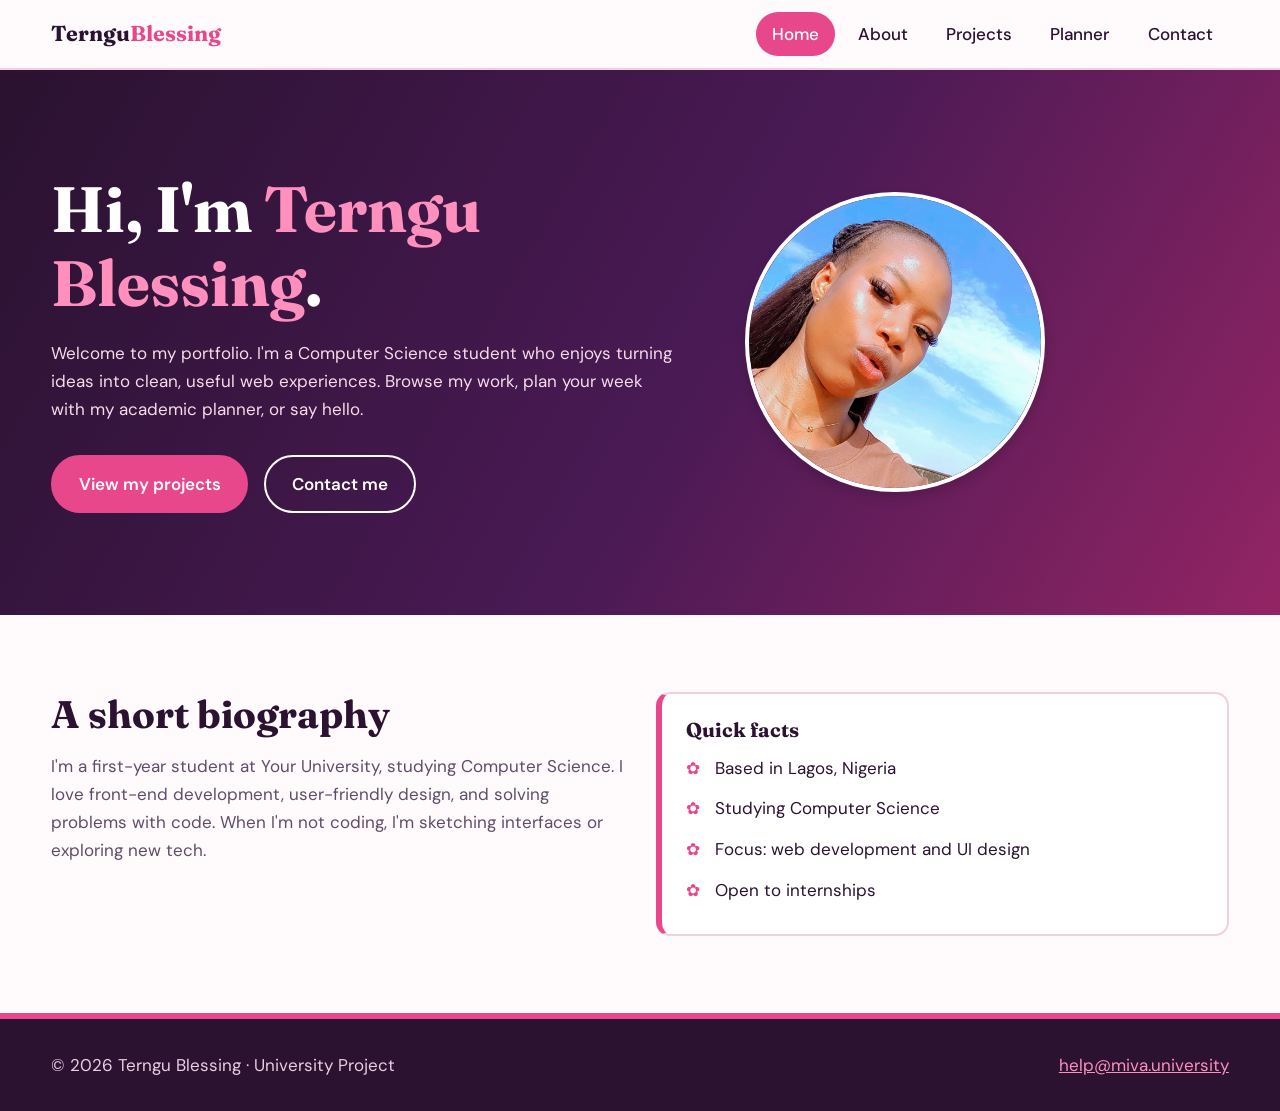
<file: index.html>
<!DOCTYPE html>
<html lang="en">
<head>
  <meta charset="UTF-8">
  <meta name="viewport" content="width=device-width, initial-scale=1">
  <title>Home | Terngu Blessing</title>
  <link rel="preconnect" href="https://fonts.googleapis.com">
  <link href="https://fonts.googleapis.com/css2?family=DM+Sans:wght@400;500;700&family=Fraunces:wght@600;700&display=swap" rel="stylesheet">
  <link rel="stylesheet" href="style.css">
</head>
<body>
<!-- Site header with responsive navigation (same on every page) -->
<header class="site-header">
  <nav class="wrap nav" aria-label="Main navigation">
    <a class="logo" href="index.html">Terngu<span>Blessing</span></a>
    <button class="menu-btn" id="menuBtn" aria-label="Toggle menu" aria-expanded="false">☰</button>
    <ul id="navList">
      <li><a class="link active" href="index.html">Home</a></li>
      <li><a class="link" href="about.html">About</a></li>
      <li><a class="link" href="projects.html">Projects</a></li>
      <li><a class="link" href="planner.html">Planner</a></li>
      <li><a class="link" href="contact.html">Contact</a></li>
    </ul>
  </nav>
</header>
<main>
<!-- HERO: full-width banner with pink accents.  everywhere. -->
<section class="hero">
  <div class="wrap hero-grid">
    <div>
      <h1>Hi, I'm <span class="pink">Terngu Blessing</span>.</h1>
      <p>Welcome to my portfolio. I'm a Computer Science student who enjoys turning ideas into clean, useful web experiences. Browse my work, plan your week with my academic planner, or say hello.</p>
      <div class="hero-actions">
        <a class="btn" href="projects.html">View my projects</a>
        <a class="btn ghost" href="contact.html">Contact me</a>
      </div>
    </div>
    
   <img src="./assest/pico.png" alt="Portrait of Your Name" class="profile-circle">
  </div>
</section>

<section class="section">
  <div class="wrap grid cols-2">
    <article>
      <h2>A short biography</h2>
      <p class="lead">I'm a first-year student at Your University, studying Computer Science. I love front-end development, user-friendly design, and solving problems with code. When I'm not coding, I'm sketching interfaces or exploring new tech.</p>
    </article>
    <article class="card">
      <h3>Quick facts</h3>
      <ul class="checklist">
        <li>Based in Lagos, Nigeria</li>
        <li>Studying Computer Science</li>
        <li>Focus: web development and UI design</li>
        <li>Open to internships</li>
      </ul>
    </article>
  </div>
</section>
</main>
<footer class="site-footer">
  <div class="wrap">
    <p>&copy; 2026 Terngu Blessing &middot; University  Project</p>
    <p><a href="mailto:help@miva.university.edu">help@miva.university</a></p>
  </div>
</footer>
<script src="script.js"></script>
</body>
</html>
</file>
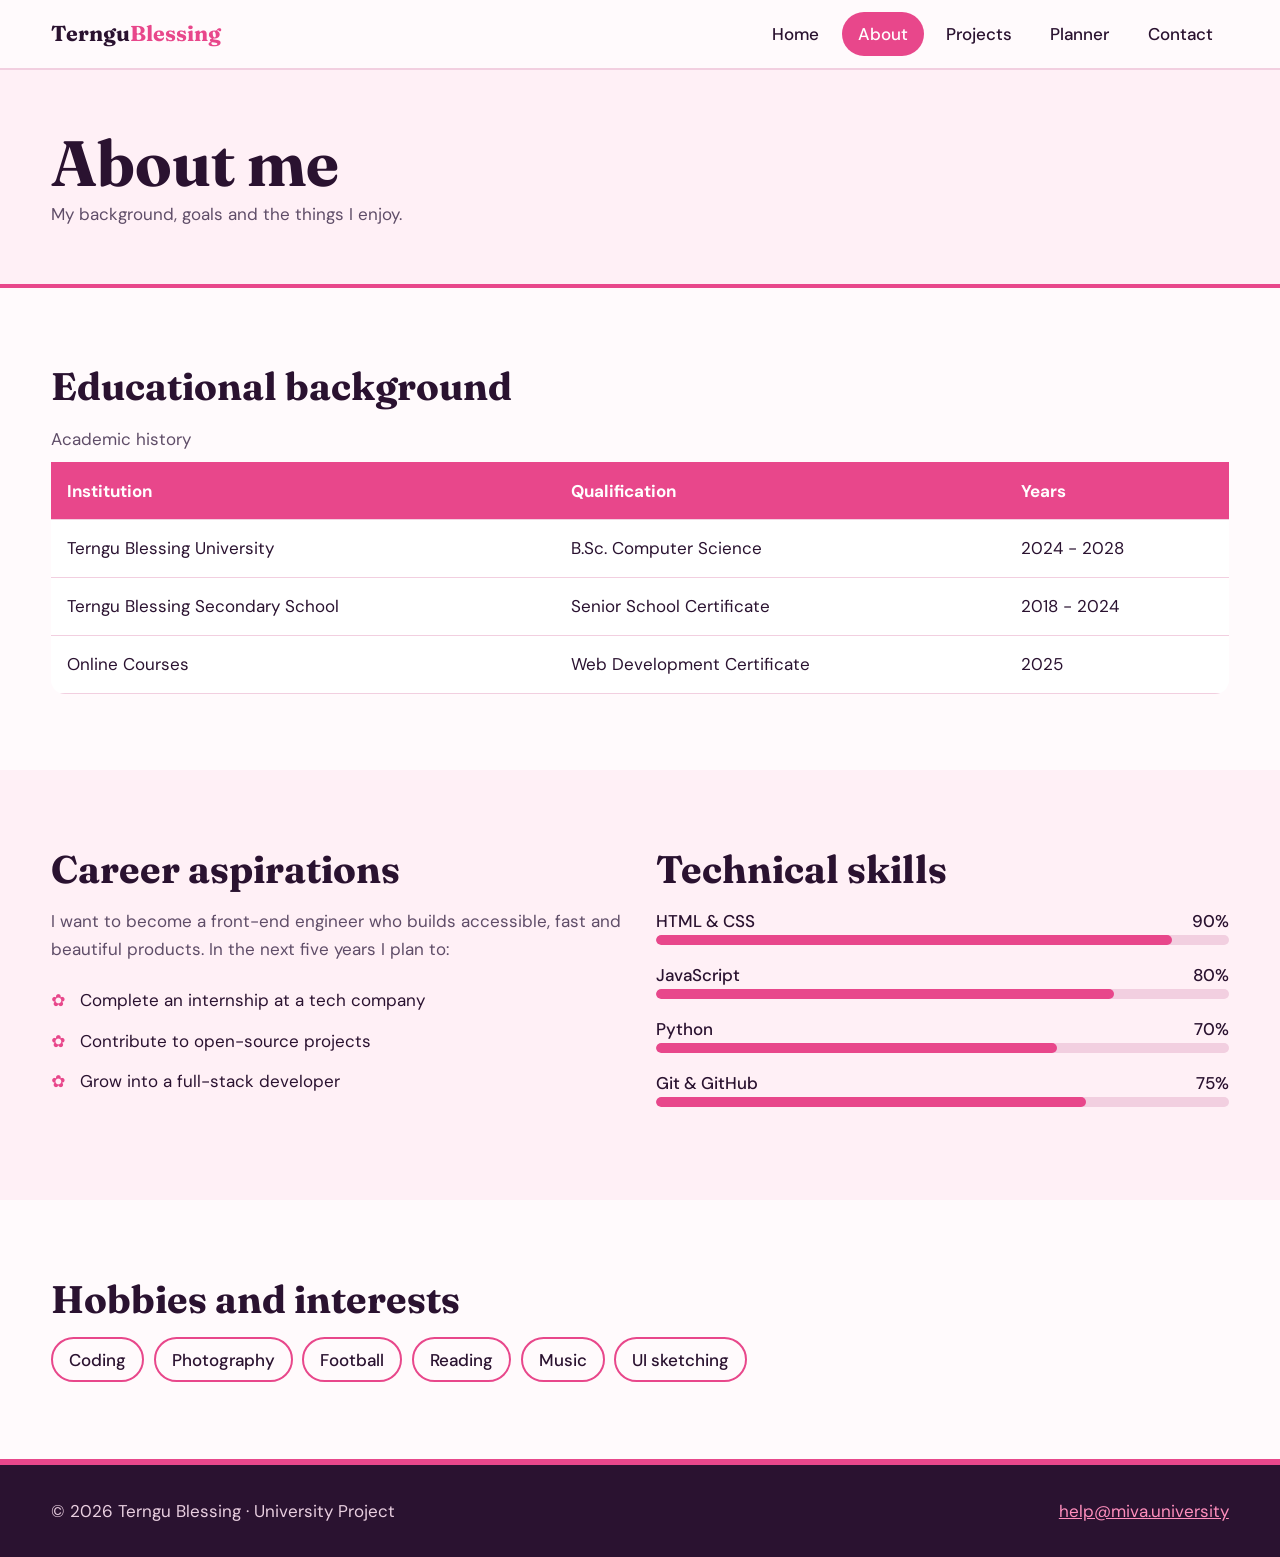
<file: about.html>
<!DOCTYPE html>
<html lang="en">
<head>
  <meta charset="UTF-8">
  <meta name="viewport" content="width=device-width, initial-scale=1">
  <title>About | Terngu Blessing</title>
  <link rel="preconnect" href="https://fonts.googleapis.com">
  <link href="https://fonts.googleapis.com/css2?family=DM+Sans:wght@400;500;700&family=Fraunces:wght@600;700&display=swap" rel="stylesheet">
  <link rel="stylesheet" href="style.css">
</head>
<body>
<!-- Site header with responsive navigation (same on every page) -->
<header class="site-header">
  <nav class="wrap nav" aria-label="Main navigation">
    <a class="logo" href="index.html">Terngu<span>Blessing</span></a>
    <button class="menu-btn" id="menuBtn" aria-label="Toggle menu" aria-expanded="false">☰</button>
    <ul id="navList">
      <li><a class="link" href="index.html">Home</a></li>
      <li><a class="link active" href="about.html">About</a></li>
      <li><a class="link" href="projects.html">Projects</a></li>
      <li><a class="link" href="planner.html">Planner</a></li>
      <li><a class="link" href="contact.html">Contact</a></li>
    </ul>
  </nav>
</header>
<main>
<section class="page-title"><div class="wrap"><h1>About me</h1><p class="lead">My background, goals and the things I enjoy.</p></div></section>

<section class="section">
  <div class="wrap">
    <h2>Educational background</h2>
    <!-- Table: education timeline -->
    <div class="table-scroll">
      <table>
        <caption class="lead" style="text-align:left;padding-bottom:.6rem">Academic history</caption>
        <thead><tr><th>Institution</th><th>Qualification</th><th>Years</th></tr></thead>
        <tbody>
          <tr><td>Terngu Blessing University</td><td>B.Sc. Computer Science</td><td>2024 - 2028</td></tr>
          <tr><td>Terngu Blessing Secondary School</td><td>Senior School Certificate</td><td>2018 - 2024</td></tr>
          <tr><td>Online Courses</td><td>Web Development Certificate</td><td>2025</td></tr>
        </tbody>
      </table>
    </div>
  </div>
</section>

<section class="section alt">
  <div class="wrap grid cols-2">
    <article>
      <h2>Career aspirations</h2>
      <p class="lead">I want to become a front-end engineer who builds accessible, fast and beautiful products. In the next five years I plan to:</p>
      <ol class="checklist" style="margin-top:1rem">
        <li>Complete an internship at a tech company</li>
        <li>Contribute to open-source projects</li>
        <li>Grow into a full-stack developer</li>
      </ol>
    </article>
    <article>
      <h2>Technical skills</h2>
      <!-- Skill bars: change the width values to match your level -->
      <div class="skill"><div><span>HTML &amp; CSS</span><span>90%</span></div><div class="bar"><span style="width:90%"></span></div></div>
      <div class="skill"><div><span>JavaScript</span><span>80%</span></div><div class="bar"><span style="width:80%"></span></div></div>
      <div class="skill"><div><span>Python</span><span>70%</span></div><div class="bar"><span style="width:70%"></span></div></div>
      <div class="skill"><div><span>Git &amp; GitHub</span><span>75%</span></div><div class="bar"><span style="width:75%"></span></div></div>
    </article>
  </div>
</section>

<section class="section">
  <div class="wrap grid cols-2">
    <article>
      <h2>Hobbies and interests</h2>
      <ul class="tags"><li>Coding</li><li>Photography</li><li>Football</li><li>Reading</li><li>Music</li><li>UI sketching</li></ul>
    </article>

  </div>
</section>
</main>
<footer class="site-footer">
  <div class="wrap">
    <p>&copy; 2026 Terngu Blessing &middot; University  Project</p>
    <p><a href="mailto:help@miva.university">help@miva.university</a></p>
  </div>
</footer>
<script src="script.js"></script>
</body>
</html>
</file>
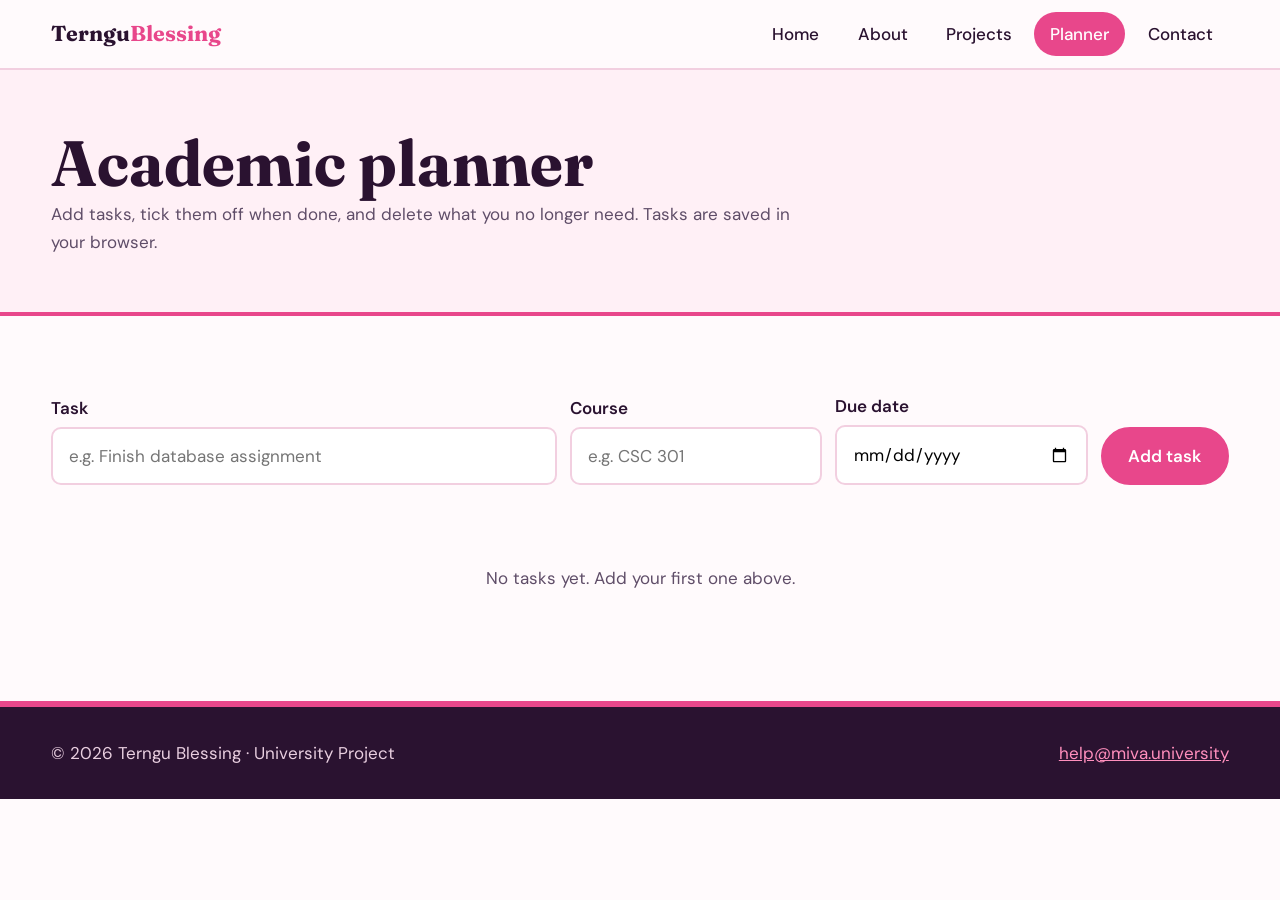
<file: planner.html>
<!DOCTYPE html>
<html lang="en">
<head>
  <meta charset="UTF-8">
  <meta name="viewport" content="width=device-width, initial-scale=1">
  <title>Academic Planner | Terngu Blessing</title>
  <link rel="preconnect" href="https://fonts.googleapis.com">
  <link href="https://fonts.googleapis.com/css2?family=DM+Sans:wght@400;500;700&family=Fraunces:wght@600;700&display=swap" rel="stylesheet">
  <link rel="stylesheet" href="style.css">
</head>
<body>
<!-- Site header with responsive navigation (same on every page) -->
<header class="site-header">
  <nav class="wrap nav" aria-label="Main navigation">
    <a class="logo" href="index.html">Terngu<span>Blessing</span></a>
    <button class="menu-btn" id="menuBtn" aria-label="Toggle menu" aria-expanded="false">☰</button>
    <ul id="navList">
      <li><a class="link" href="index.html">Home</a></li>
      <li><a class="link" href="about.html">About</a></li>
      <li><a class="link" href="projects.html">Projects</a></li>
      <li><a class="link active" href="planner.html">Planner</a></li>
      <li><a class="link" href="contact.html">Contact</a></li>
    </ul>
  </nav>
</header>
<main>
<section class="page-title"><div class="wrap"><h1>Academic planner</h1><p class="lead">Add tasks, tick them off when done, and delete what you no longer need. Tasks are saved in your browser.</p></div></section>
<section class="section">
  <div class="wrap">
    <!-- Task form: handled by script.js -->
    <form id="taskForm" class="planner-form" novalidate>
      <div><label for="taskTitle">Task</label><input id="taskTitle" type="text" placeholder="e.g. Finish database assignment" required></div>
      <div><label for="taskCourse">Course</label><input id="taskCourse" type="text" placeholder="e.g. CSC 301"></div>
      <div><label for="taskDate">Due date</label><input id="taskDate" type="date"></div>
      <button class="btn" type="submit">Add task</button>
    </form>
    <span class="error-msg" id="taskError" role="alert"></span>
    <p class="counter" id="taskCounter"></p>
    <ul class="task-list" id="taskList" aria-live="polite"></ul>
  </div>
</section>
</main>
<footer class="site-footer">
  <div class="wrap">
    <p>&copy; 2026 Terngu Blessing &middot; University Project</p>
    <p><a href="mailto:help@miva.university">help@miva.university</a></p>
  </div>
</footer>
<script src="script.js"></script>
</body>
</html>
</file>
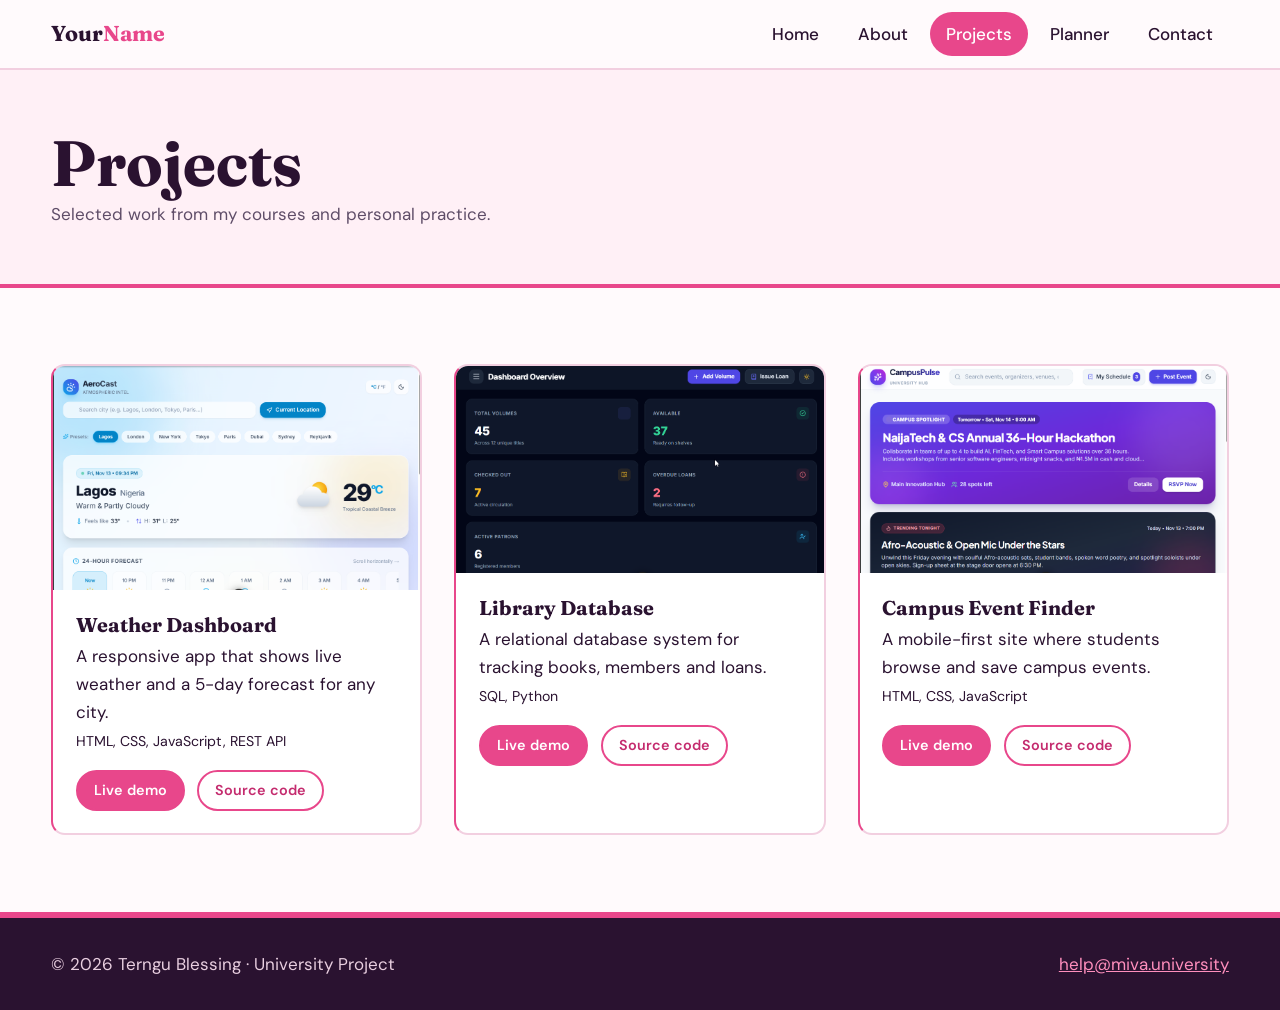
<file: projects.html>
<!DOCTYPE html>
<html lang="en">
<head>
  <meta charset="UTF-8">
  <meta name="viewport" content="width=device-width, initial-scale=1">
  <title>Projects | Your Name</title>
  <link rel="preconnect" href="https://fonts.googleapis.com">
  <link href="https://fonts.googleapis.com/css2?family=DM+Sans:wght@400;500;700&family=Fraunces:wght@600;700&display=swap" rel="stylesheet">
  <link rel="stylesheet" href="style.css">
</head>
<body>
<!-- Site header with responsive navigation (same on every page) -->
<header class="site-header">
  <nav class="wrap nav" aria-label="Main navigation">
    <a class="logo" href="index.html">Your<span>Name</span></a>
    <button class="menu-btn" id="menuBtn" aria-label="Toggle menu" aria-expanded="false">☰</button>
    <ul id="navList">
      <li><a class="link" href="index.html">Home</a></li>
      <li><a class="link" href="about.html">About</a></li>
      <li><a class="link active" href="projects.html">Projects</a></li>
      <li><a class="link" href="planner.html">Planner</a></li>
      <li><a class="link" href="contact.html">Contact</a></li>
    </ul>
  </nav>
</header>
<main>
<section class="page-title"><div class="wrap"><h1>Projects</h1><p class="lead">Selected work from my courses and personal practice.</p></div></section>
<section class="section">
  <div class="wrap grid cols-3">
    <article class="card project">
      <div class="shot-wrap"><div class="shot" role="img" aria-label="Screenshot placeholder for Weather Dashboard"><img src="./assest/Screenshot_333.png" alt=""></div></div>
      <div class="body">
        <h3>Weather Dashboard</h3>
        <p>A responsive app that shows live weather and a 5-day forecast for any city.</p>
        <p><small>HTML, CSS, JavaScript, REST API</small></p>
        <div class="links"><a class="btn small" href="#"  onclick="alert('this is a simulated project')"   target="_blank" rel="noopener">Live demo</a><a class="btn small ghost" href="#" onclick="alert('this is a simulated project');return false;"  target="_blank" rel="noopener">Source code</a></div>
      </div>
    </article>
    <article class="card project">
      <div class="shot-wrap"><div class="shot" role="img" aria-label="Screenshot placeholder for Library Database"><img src="./assest/Screenshot_334.png" alt=""/></div></div>
      <div class="body">
        <h3>Library Database</h3>
        <p>A relational database system for tracking books, members and loans.</p>
        <p><small>SQL, Python</small></p>
        <div class="links"><a class="btn small" href="#"  onclick="alert('this is a simulated project')"   target="_blank" rel="noopener">Live demo</a><a class="btn small ghost" href="#" onclick="alert('this is a simulated project');return false;"  target="_blank" rel="noopener">Source code</a></div>
      </div>
    </article>
    <article class="card project">
      <div class="shot-wrap"><div class="shot" role="img" aria-label="Screenshot placeholder for Campus Event Finder"><img src="./assest/Screenshot_335.png" alt=""/></div></div>
      <div class="body">
        <h3>Campus Event Finder</h3>
        <p>A mobile-first site where students browse and save campus events.</p>
        <p><small>HTML, CSS, JavaScript</small></p>
        <div class="links"><a class="btn small" href="#"  onclick="alert('this is a simulated project')"   target="_blank" rel="noopener">Live demo</a><a class="btn small ghost" href="#" onclick="alert('this is a simulated project');return false;"  target="_blank" rel="noopener">Source code</a></div>
      </div>
    </article>

  </div>
</section>
</main>
<footer class="site-footer">
  <div class="wrap">
    <p>&copy; 2026 Terngu Blessing &middot; University Project</p>
    <p><a href="mailto:help@miva.university">help@miva.university</a></p>
  </div>
</footer>
<script src="script.js"></script>
</body>
</html>
</file>
<file: style.css>
/* ==========================================================
   Student Portfolio - Stylesheet
   Palette: plum ink + raspberry pink accent + blush backgrounds
   ========================================================== */

:root {
  --pink: #e8478b;
  --pink-dark: #c42b6e;
  --blush: #fff0f6;
  --paper: #fffafc;
  --ink: #2a1230;
  --muted: #5f4d68;
  --line: #f2cfe0;
  --ok: #1f8a5b;
  --err: #c0243c;
  --radius: 14px;
  --wrap: 1400px;
}

* {
  box-sizing: border-box;
  margin: 0;
  padding: 0;
}

html {
  scroll-behavior: smooth;
}

body {
  font-family: "DM Sans", system-ui, sans-serif;
  background: var(--paper);
  color: var(--ink);
  line-height: 1.65;
  font-size: 1.0625rem;
}

h1, h2, h3 {
  font-family: "Fraunces", Georgia, serif;
  line-height: 1.15;
  color: var(--ink);
}

h1 {
  font-size: clamp(2.4rem, 5vw, 4.5rem);
}

h2 {
  font-size: clamp(1.7rem, 3vw, 2.4rem);
  margin-bottom: 1rem;
}

h3 {
  font-size: 1.25rem;
  margin-bottom: .4rem;
}

a {
  color: var(--pink-dark);
}

img, video {
  max-width: 100%;
  display: block;
}

:focus-visible {
  outline: 3px solid var(--pink);
  outline-offset: 3px;
}

/* Fluid container: full width with side padding, capped on huge screens */
.wrap {
  width: 100%;
  max-width: var(--wrap);
  margin-inline: auto;
  padding-inline: clamp(1rem, 4vw, 3.5rem);
}

.section {
  padding-block: clamp(2.5rem, 6vw, 5rem);
}

.section.alt {
  background: var(--blush);
}

.lead {
  max-width: 62ch;
  color: var(--muted);
}

/* ---------- Header / navigation ---------- */
.site-header {
  position: sticky;
  top: 0;
  z-index: 50;
  background: rgba(255, 250, 252, .94);
  backdrop-filter: blur(8px);
  border-bottom: 2px solid var(--line);
}

.nav {
  display: flex;
  align-items: center;
  justify-content: space-between;
  min-height: 68px;
}

.logo {
  font-family: "Fraunces", serif;
  font-weight: 700;
  font-size: 1.35rem;
  color: var(--ink);
  text-decoration: none;
}

.logo span {
  color: var(--pink);
}

.nav ul {
  display: flex;
  gap: .4rem;
  list-style: none;
}

.nav a.link {
  display: block;
  padding: .5rem 1rem;
  border-radius: 999px;
  color: var(--ink);
  text-decoration: none;
  font-weight: 500;
  transition: background .25s, color .25s;
}

.nav a.link:hover {
  background: var(--blush);
  color: var(--pink-dark);
}

.nav a.link.active {
  background: var(--pink);
  color: #fff;
}

.menu-btn {
  display: none;
  background: none;
  border: 2px solid var(--pink);
  color: var(--pink-dark);
  border-radius: 10px;
  padding: .35rem .7rem;
  font-size: 1.3rem;
  cursor: pointer;
}

/* ---------- Buttons ---------- */
.btn {
  display: inline-block;
  padding: .8rem 1.6rem;
  border-radius: 999px;
  border: 2px solid var(--pink);
  background: var(--pink);
  color: #fff;
  font: inherit;
  font-weight: 600;
  text-decoration: none;
  cursor: pointer;
  transition: transform .25s, background .25s, box-shadow .25s;
}

.btn:hover {
  background: var(--pink-dark);
  border-color: var(--pink-dark);
  transform: translateY(-3px);
  box-shadow: 0 10px 22px rgba(232, 71, 139, .3);
}

.btn.ghost {
  background: transparent;
  color: var(--pink-dark);
}

.btn.ghost:hover {
  background: var(--pink);
  color: #fff;
}

/* ---------- Hero (full width) ---------- */
.hero {
  background: linear-gradient(120deg, var(--ink) 0%, #4a1a55 55%, var(--pink-dark) 130%);
  color: #fff;
  padding-block: clamp(3rem, 8vw, 7rem);
}

.hero h1, .hero h2 {
  color: #fff;
}

.hero-grid {
  display: grid;
  grid-template-columns: 1.3fr 1fr;
  gap: clamp(2rem, 5vw, 5rem);
  align-items: center;
}

.hero p {
  max-width: 55ch;
  margin: 1.2rem 0 2rem;
  color: #f6dce9;
}

.hero .pink {
  color: #ff8fbd;
}

.hero .btn.ghost {
  color: #fff;
  border-color: #fff;
}

.hero .btn.ghost:hover {
  background: #fff;
  color: var(--ink);
}

.hero-actions {
  display: flex;
  gap: 1rem;
  flex-wrap: wrap;
}

.photo {
  aspect-ratio: 4/5;
  max-width: 420px;
  width: 100%;
  margin-inline: auto;
  border-radius: var(--radius);
  border: 4px solid var(--pink);
  background: repeating-linear-gradient(45deg, #3b1646, #3b1646 14px, #45194f 14px, #45194f 28px);
  display: grid;
  place-items: center;
  text-align: center;
  color: #ffc2dc;
  font-weight: 600;
  transition: transform .4s;
  box-shadow: 14px 14px 0 var(--pink);
}

.photo:hover {
  transform: rotate(-2deg) scale(1.02);
}

/* ---------- Layout helpers ---------- */
.grid {
  display: grid;
  gap: clamp(1rem, 2.5vw, 2rem);
}

.cols-2 {
  grid-template-columns: repeat(auto-fit, minmax(min(100%, 420px), 1fr));
}

.cols-3 {
  grid-template-columns: repeat(auto-fit, minmax(min(100%, 300px), 1fr));
}

.card {
  background: #fff;
  border: 2px solid var(--line);
  border-left: 6px solid var(--pink);
  border-radius: var(--radius);
  padding: 1.5rem;
  transition: transform .3s, box-shadow .3s, border-color .3s;
}

.card:hover {
  transform: translateY(-6px);
  box-shadow: 0 18px 34px rgba(232, 71, 139, .18);
  border-color: var(--pink);
}

.page-title {
  background: var(--blush);
  border-bottom: 4px solid var(--pink);
  padding-block: clamp(2rem, 5vw, 3.5rem);
}

.stats {
  display: flex;
  gap: 2rem;
  flex-wrap: wrap;
  margin-top: 2rem;
}

.stats strong {
  display: block;
  font-family: "Fraunces", serif;
  font-size: 2rem;
  color: #ff8fbd;
}

/* ---------- Tables, lists, skills ---------- */
table {
  width: 100%;
  border-collapse: collapse;
  background: #fff;
  border-radius: var(--radius);
  overflow: hidden;
}

th, td {
  padding: .9rem 1rem;
  text-align: left;
  border-bottom: 1px solid var(--line);
}

th {
  background: var(--pink);
  color: #fff;
}

tbody tr {
  transition: background .2s;
}

tbody tr:hover {
  background: var(--blush);
}

.table-scroll {
  overflow-x: auto;
}

.checklist {
  list-style: none;
}

.checklist li {
  padding: .4rem 0 .4rem 1.8rem;
  position: relative;
}

.checklist li::before {
  content: "✿";
  position: absolute;
  left: 0;
  color: var(--pink);
}

.skill {
  margin-bottom: 1rem;
}

.skill div {
  display: flex;
  justify-content: space-between;
  font-weight: 500;
}

.bar {
  height: 10px;
  background: var(--line);
  border-radius: 99px;
  overflow: hidden;
}

.bar span {
  display: block;
  height: 100%;
  background: var(--pink);
  border-radius: 99px;
  transition: width .8s;
}

.tags {
  display: flex;
  flex-wrap: wrap;
  gap: .6rem;
  list-style: none;
}

.tags li {
  padding: .4rem 1rem;
  border: 2px solid var(--pink);
  border-radius: 999px;
  font-weight: 500;
  transition: background .25s, color .25s;
}

.tags li:hover {
  background: var(--pink);
  color: #fff;
}

.media-box video, .media-box audio {
  width: 100%;
  border-radius: var(--radius);
  border: 3px solid var(--pink);
  background: var(--ink);
}

/* ---------- Projects ---------- */
.project {
  padding: 0;
  overflow: hidden;
  border-left-width: 2px;
}

.project .shot {
  aspect-ratio: 16/9;
  background: linear-gradient(135deg, var(--blush), var(--line));
  display: grid;
  place-items: center;
  color: var(--pink-dark);
  font-weight: 700;
  transition: transform .5s;
}

.project:hover .shot {
  transform: scale(1.06);
}

.shot-wrap {
  overflow: hidden;
}

.project .body {
  padding: 1.4rem;
}

.project .links {
  display: flex;
  gap: .8rem;
  margin-top: 1rem;
  flex-wrap: wrap;
}

/* ---------- Planner ---------- */
.planner-form {
  display: grid;
  grid-template-columns: 2fr 1fr 1fr auto;
  gap: .8rem;
  align-items: end;
}

label {
  display: block;
  font-weight: 600;
  margin-bottom: .3rem;
}

input, select, textarea {
  width: 100%;
  padding: .8rem 1rem;
  border: 2px solid var(--line);
  border-radius: 10px;
  font: inherit;
  background: #fff;
  transition: border-color .25s, box-shadow .25s;
}

input:focus, select:focus, textarea:focus {
  outline: none;
  border-color: var(--pink);
  box-shadow: 0 0 0 4px rgba(232, 71, 139, .18);
}

.task-list {
  list-style: none;
  margin-top: 1.5rem;
  display: grid;
  gap: .8rem;
}

.task {
  display: flex;
  align-items: center;
  gap: 1rem;
  background: #fff;
  border: 2px solid var(--line);
  border-left: 6px solid var(--pink);
  border-radius: var(--radius);
  padding: 1rem 1.2rem;
  transition: transform .25s, opacity .25s;
}

.task:hover {
  transform: translateX(6px);
}

.task .info {
  flex: 1;
}

.task small {
  color: var(--muted);
}

.task.done {
  opacity: .6;
  border-left-color: var(--ok);
}

.task.done .title {
  text-decoration: line-through;
}

.task input[type=checkbox] {
  width: 22px;
  height: 22px;
  accent-color: var(--pink);
}

.btn.small {
  padding: .4rem 1rem;
  font-size: .9rem;
}

.counter {
  font-weight: 600;
  color: var(--pink-dark);
  margin-top: 1rem;
}

.empty {
  text-align: center;
  color: var(--muted);
  padding: 2rem;
}

/* ---------- Contact form ---------- */
.contact-grid {
  display: grid;
  grid-template-columns: 1.4fr 1fr;
  gap: clamp(1.5rem, 4vw, 4rem);
}

.field {
  margin-bottom: 1.2rem;
}

.error-msg {
  display: block;
  min-height: 1.3em;
  color: var(--err);
  font-size: .9rem;
  margin-top: .25rem;
}

.invalid {
  border-color: var(--err) !important;
}

.form-status {
  padding: 1rem;
  border-radius: 10px;
  margin-bottom: 1rem;
  font-weight: 600;
  display: none;
}

.form-status.success {
  display: block;
  background: #e3f7ee;
  color: var(--ok);
  border: 2px solid var(--ok);
}

.form-status.fail {
  display: block;
  background: #fdeaee;
  color: var(--err);
  border: 2px solid var(--err);
}

/* ---------- Footer ---------- */
.site-footer {
  background: var(--ink);
  color: #e9cfe0;
  padding-block: 2rem;
  border-top: 6px solid var(--pink);
}

.site-footer .wrap {
  display: flex;
  justify-content: space-between;
  gap: 1rem;
  flex-wrap: wrap;
}

.site-footer a {
  color: #ff8fbd;
}

/* ---------- Responsive ---------- */
@media (max-width: 900px) {
  .hero-grid, .contact-grid {
    grid-template-columns: 1fr;
  }
  .planner-form {
    grid-template-columns: 1fr 1fr;
  }
  .planner-form .btn {
    grid-column: 1 / -1;
  }
  .photo {
    max-width: 300px;
    order: -1;
  }
}

@media (max-width: 760px) {
  .menu-btn {
    display: block;
  }
  .nav ul {
    display: none;
    position: absolute;
    top: 68px;
    left: 0;
    right: 0;
    flex-direction: column;
    background: var(--paper);
    padding: 1rem;
    border-bottom: 3px solid var(--pink);
  }
  .nav ul.open {
    display: flex;
  }
}

@media (max-width: 520px) {
  .planner-form {
    grid-template-columns: 1fr;
  }
  .task {
    flex-wrap: wrap;
  }
}

@media (prefers-reduced-motion: reduce) {
  * {
    transition: none !important;
    scroll-behavior: auto !important;
  }
}

/* ---------- Profile Circle ---------- */
.profile-circle {
  width: 300px;
  height: 300px;
  border-radius: 50%;
  object-fit: cover;
  border: 4px solid #ffffff;
  box-shadow: 0 6px 12px rgba(0, 0, 0, 0.15);
}
</file>
